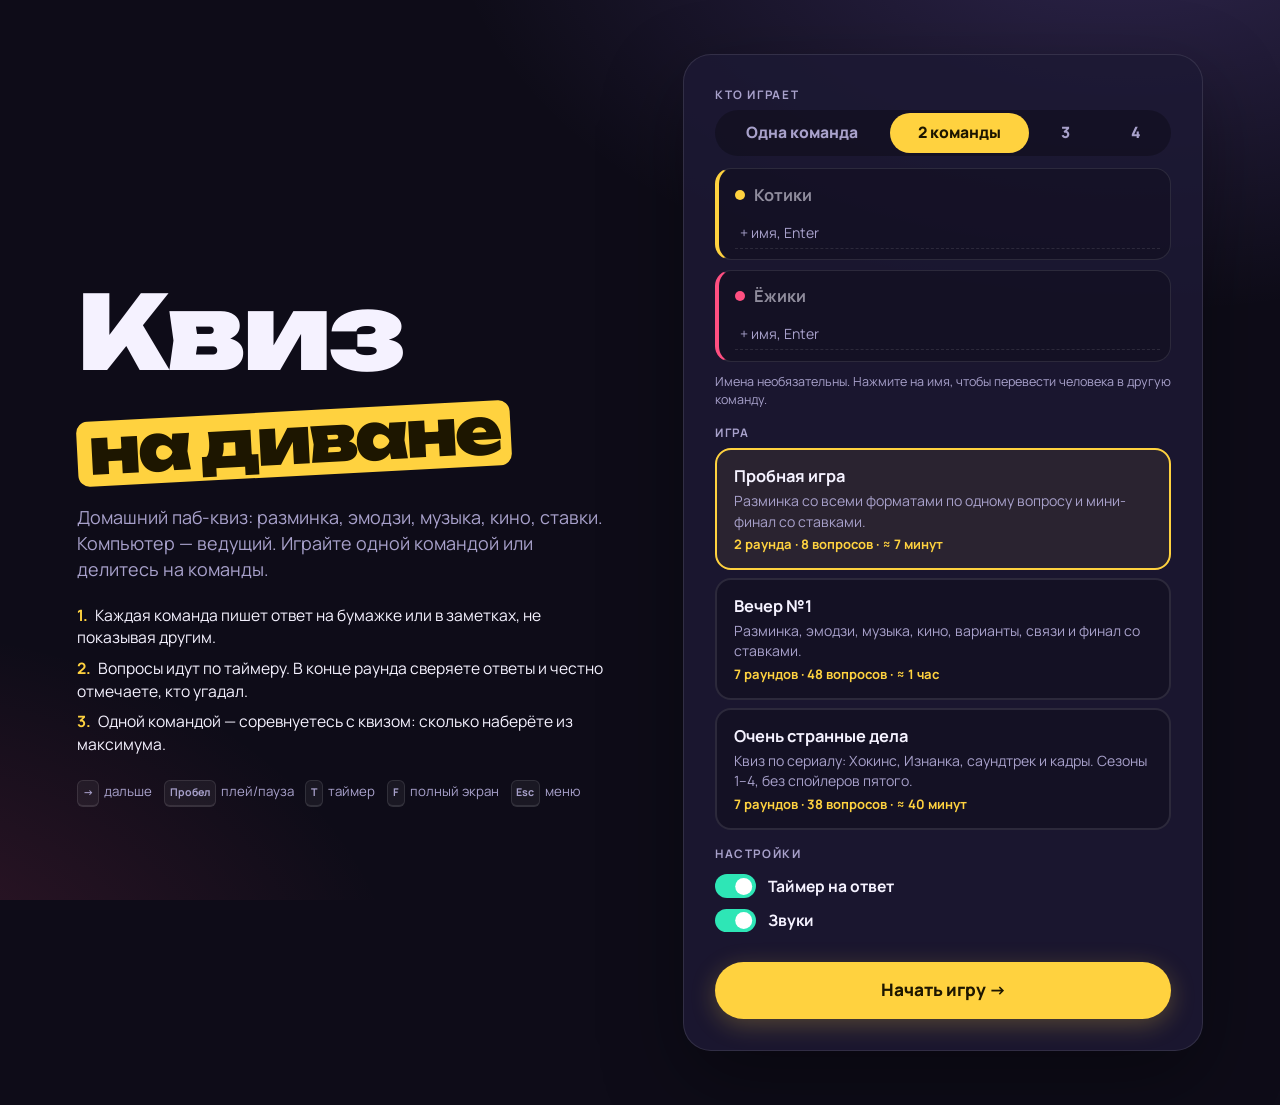
<file: index.html>
<!doctype html>
<html lang="ru">
<head>
  <meta charset="utf-8">
  <meta name="viewport" content="width=device-width, initial-scale=1">
  <title>Квиз на диване</title>
  <link rel="icon" href="data:image/svg+xml,<svg xmlns='http://www.w3.org/2000/svg' viewBox='0 0 100 100'><text y='.9em' font-size='90'>🎲</text></svg>">
  <link rel="preconnect" href="https://fonts.googleapis.com">
  <link rel="preconnect" href="https://fonts.gstatic.com" crossorigin>
  <link rel="stylesheet" href="https://fonts.googleapis.com/css2?family=Manrope:wght@400;600;700;800&family=Unbounded:wght@500;700;900&display=swap">
  <link rel="stylesheet" href="css/style.css">
</head>
<body>
  <div id="app"></div>

  <!-- Паки вопросов. Новый пак = новый файл в packs/ + строчка здесь. -->
  <script src="packs/proba.js"></script>
  <script src="packs/vecher-1.js"></script>
  <script src="packs/stranger-things.js"></script>

  <script src="js/app.js"></script>
</body>
</html>
</file>
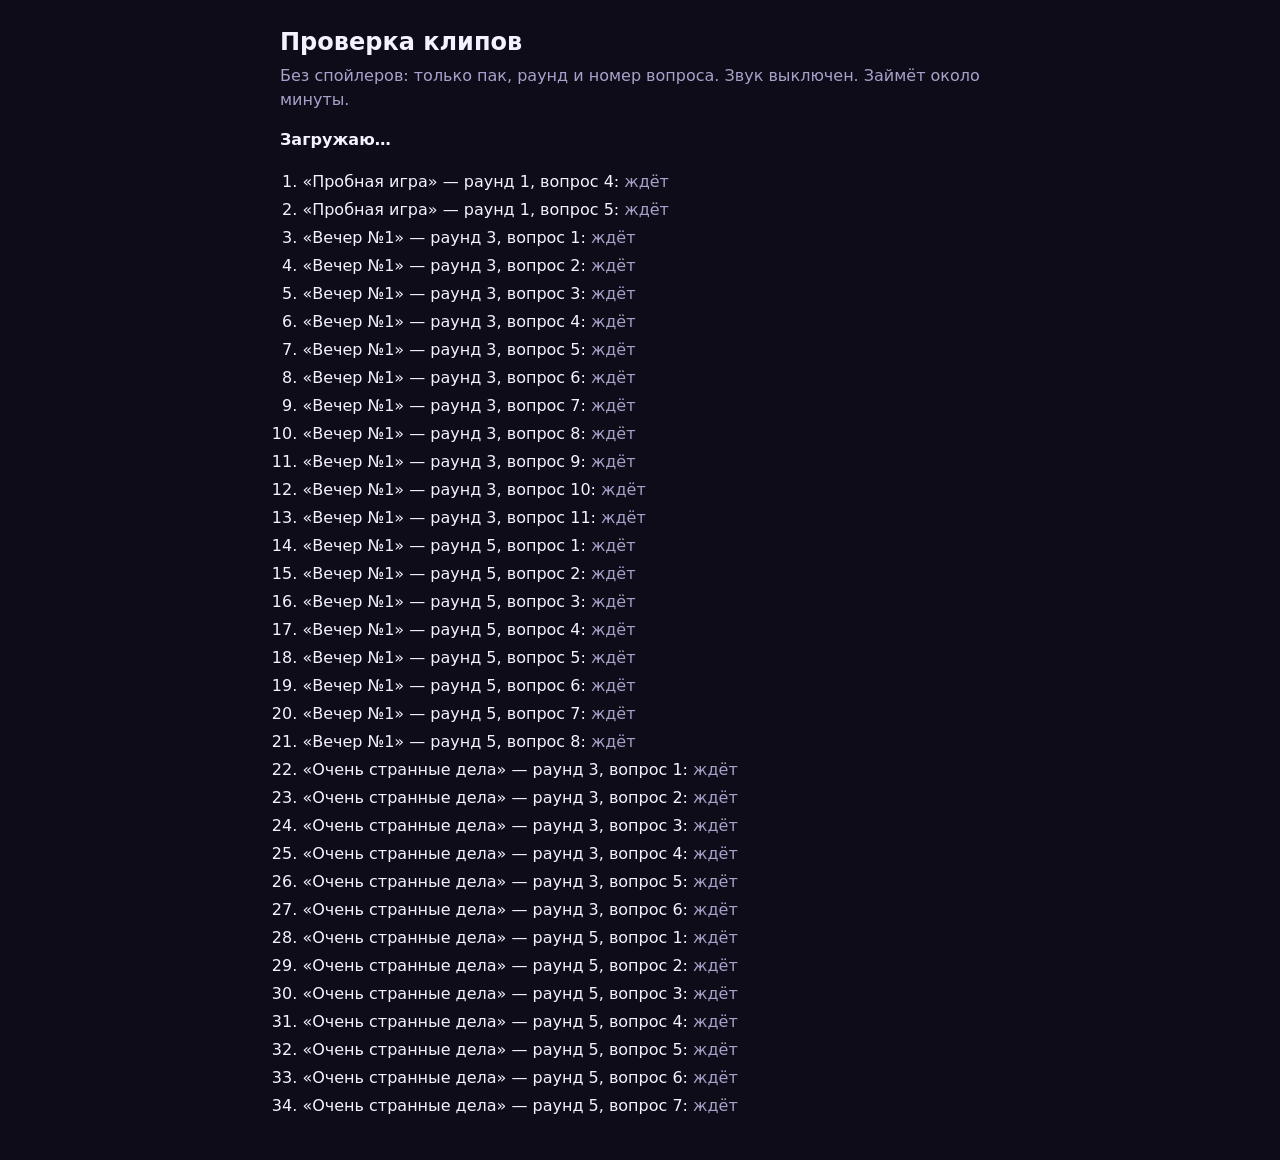
<file: check.html>
<!doctype html>
<html lang="ru">
<head>
<meta charset="utf-8">
<meta name="viewport" content="width=device-width, initial-scale=1">
<title>Проверка клипов</title>
<style>
  :root { color-scheme: dark; }
  body { margin: 0; padding: 24px 16px; background: #0e0c18; color: #f5f2ff; font: 16px/1.5 system-ui, sans-serif; }
  main { max-width: 720px; margin: 0 auto; }
  h1 { font-size: 24px; margin: 0 0 4px; }
  p { color: #a8a1cb; margin: 0 0 16px; }
  /* плеер должен быть на экране (иначе браузер не запустит видео), но кадры и название
     закрыты непрозрачной плашкой — проверка не должна спойлерить клипы */
  #player { position: fixed; right: 16px; bottom: 16px; width: 160px; height: 90px; pointer-events: none; }
  #player::after { content: ''; position: absolute; inset: 0; background: #0e0c18; z-index: 1; }
  ol { padding-left: 1.4em; }
  li { padding: 2px 0; font-variant-numeric: tabular-nums; }
  .ok { color: #2ee6b6; } .bad { color: #ff5d73; font-weight: 700; } .wait { color: #a8a1cb; }
  #summary { font-weight: 700; margin: 16px 0; }
</style>
</head>
<body>
<main>
  <h1>Проверка клипов</h1>
  <p>Без спойлеров: только пак, раунд и номер вопроса. Звук выключен. Займёт около минуты.</p>
  <div id="env"></div>
  <div id="summary">Загружаю…</div>
  <ol id="list"></ol>
</main>
<div id="player"></div>
<script>
  const REASONS = { 2: 'неверный ID', 5: 'ошибка плеера', 100: 'видео удалено', 101: 'встраивание запрещено', 150: 'встраивание запрещено (или недоступно в вашем регионе)', 153: 'страница открыта не через сервер' };
  const env = document.getElementById('env');
  const list = document.getElementById('list');
  const summary = document.getElementById('summary');
  const clips = [];
  let rows = [];

  // паки берём из index.html — чтобы новый пак не надо было прописывать ещё и здесь
  async function loadPacks() {
    const html = await fetch('index.html', { cache: 'no-store' }).then(r => r.text());
    const srcs = [...html.matchAll(/<script\s+src="(packs\/[^"]+\.js)"/g)].map(m => m[1]);
    for (const src of srcs) {
      await new Promise(res => {
        const s = document.createElement('script');
        s.src = src;
        s.onload = res;
        s.onerror = () => { env.innerHTML += `<p class="bad">Не загрузился ${src}</p>`; res(); };
        document.head.appendChild(s);
      });
    }
  }

  function buildList() {
    (window.QUIZ_PACKS || []).forEach(p => p.rounds.forEach((r, ri) => r.questions.forEach((q, qi) => {
      const label = `«${p.title}» — раунд ${ri + 1}, вопрос ${qi + 1}`;
      // без end движок играет 15 секунд от start — проверяем то же самое
      const m = q.yt || q.file;
      if (m) clips.push({ label, kind: q.yt ? 'yt' : 'file', ...m, start: m.start || 0, end: m.end || (m.start || 0) + 15 });
    })));
    rows = clips.map(c => {
      const li = document.createElement('li');
      const status = document.createElement('span');
      status.className = 'wait';
      status.textContent = 'ждёт';
      li.append(`${c.label}: `, status);
      list.appendChild(li);
      return status;
    });
  }

  // таймкоды проверяем до загрузки видео
  function badWindow(c) {
    return c.end > c.start ? '' : `конец фрагмента (${c.end} с) не позже начала (${c.start} с)`;
  }

  function checkYT(c) {
    return new Promise(res => {
      if (badWindow(c)) return res({ ok: false, text: badWindow(c) });
      document.getElementById('player').innerHTML = '<div id="pp"></div>';
      let done = false, player;
      const finish = (ok, text) => { if (done) return; done = true; try { player.destroy(); } catch (e) {} res({ ok, text }); };
      player = new YT.Player('pp', {
        videoId: c.id, width: 160, height: 90,
        playerVars: { start: Math.floor(c.start || 0), controls: 0, mute: 1, playsinline: 1, origin: location.origin },
        events: {
          onReady: e => { e.target.mute(); e.target.playVideo(); },
          onStateChange: e => {
            if (e.data !== 1) return;
            setTimeout(() => {
              const dur = player.getDuration ? player.getDuration() : 0;
              if (dur && c.start >= dur) finish(false, `начало фрагмента (${c.start} с) за концом видео (${Math.floor(dur)} с)`);
              else if (dur && c.end > dur + 0.5) finish(false, `фрагмент кончается на ${c.end} с, а видео длится ${Math.floor(dur)} с`);
              else finish(true, 'играет');
            }, 800);
          },
          onError: e => finish(false, `ошибка ${e.data}: ${REASONS[e.data] || 'неизвестно'}`),
        },
      });
      setTimeout(() => finish(false, 'не стартовал за 15 сек (медленный интернет/VPN или браузер блокирует автозапуск)'), 15000);
    });
  }

  function checkFile(c) {
    return new Promise(res => {
      if (badWindow(c)) return res({ ok: false, text: badWindow(c) });
      const m = document.createElement('video');
      const finish = (ok, text) => { m.removeAttribute('src'); m.load(); res({ ok, text }); };
      m.preload = 'metadata';
      m.onloadedmetadata = () => (c.end && c.end > m.duration + 0.5
        ? finish(false, `фрагмент кончается на ${c.end} с, а файл длится ${Math.floor(m.duration)} с`)
        : finish(true, 'файл на месте'));
      m.onerror = () => finish(false, 'файл не найден или формат не поддерживается');
      m.src = c.src;
    });
  }

  async function run() {
    let bad = 0;
    for (let i = 0; i < clips.length; i++) {
      summary.textContent = `Проверяю ${i + 1} из ${clips.length}…`;
      rows[i].className = 'wait'; rows[i].textContent = 'проверяю…';
      const r = await (clips[i].kind === 'yt' ? checkYT(clips[i]) : checkFile(clips[i]));
      rows[i].className = r.ok ? 'ok' : 'bad';
      rows[i].textContent = r.text;
      if (!r.ok) bad++;
    }
    summary.innerHTML = bad ? `<span class="bad">Не играют: ${bad} из ${clips.length}</span>` : `<span class="ok">Все ${clips.length} клипов играют</span>`;
  }

  (async () => {
    if (location.protocol === 'file:') {
      env.innerHTML = '<p class="bad">Страница открыта как файл — так YouTube не работает. Запустите start.command.</p>';
      summary.textContent = '';
      return;
    }
    await loadPacks();
    buildList();
    if (!clips.length) { summary.textContent = 'В паках нет фрагментов.'; return; }
    if (!clips.some(c => c.kind === 'yt')) return run();
    window.onYouTubeIframeAPIReady = run;
    const s = document.createElement('script');
    s.src = 'https://www.youtube.com/iframe_api';
    document.head.appendChild(s);
    setTimeout(() => { if (!window.YT || !YT.Player) summary.innerHTML = '<span class="bad">YouTube не загрузился: нет интернета, нужен VPN или его блокирует расширение/настройки приватности браузера.</span>'; }, 15000);
  })().catch(err => { summary.innerHTML = `<span class="bad">Не получилось загрузить паки: ${err.message}</span>`; });
</script>
</body>
</html>
</file>
<file: css/style.css>
:root {
  --bg: #0e0c18;
  --card: #1d1934;
  --card-2: #27214a;
  --line: rgba(255, 255, 255, 0.1);
  --text: #f5f2ff;
  --muted: #a8a1cb;
  --accent: #ffd23f;
  --accent-ink: #1d1600;
  --good: #2ee6b6;
  --bad: #ff5d73;
  --violet: #9b7bff;
  --radius: 22px;
  --font-display: 'Unbounded', system-ui, sans-serif;
  --font-body: 'Manrope', system-ui, -apple-system, 'Segoe UI', sans-serif;
  color-scheme: dark;
}

* { box-sizing: border-box; }

html, body { margin: 0; min-height: 100%; }

body {
  min-height: 100dvh;
  background:
    radial-gradient(1100px 680px at 88% -12%, rgba(155, 123, 255, 0.24), transparent 62%),
    radial-gradient(900px 620px at -12% 112%, rgba(255, 79, 129, 0.17), transparent 62%),
    var(--bg);
  background-attachment: fixed;
  color: var(--text);
  font-family: var(--font-body);
  font-size: clamp(15px, 0.8vw + 0.6vh, 22px);
  line-height: 1.45;
  -webkit-font-smoothing: antialiased;
}

button { font: inherit; color: inherit; }

kbd {
  display: inline-block;
  min-width: 1.7em;
  padding: 0.05em 0.45em;
  border: 1px solid var(--line);
  border-bottom-width: 2px;
  border-radius: 6px;
  background: rgba(255, 255, 255, 0.05);
  font-family: var(--font-body);
  font-size: 0.8em;
  font-weight: 700;
  text-align: center;
}

code {
  padding: 0.1em 0.4em;
  border-radius: 6px;
  background: rgba(255, 255, 255, 0.08);
  font-size: 0.9em;
}

/* ---------- buttons ---------- */

.btn {
  display: inline-flex;
  align-items: center;
  justify-content: center;
  gap: 0.4em;
  padding: 0.7em 1.4em;
  border: 0;
  border-radius: 999px;
  font-weight: 800;
  cursor: pointer;
  transition: transform 0.12s ease, background-color 0.15s ease, opacity 0.15s ease, box-shadow 0.15s ease;
  white-space: nowrap;
}
.btn:active:not(:disabled) { transform: translateY(1px) scale(0.98); }
.btn:disabled { opacity: 0.35; cursor: not-allowed; }
.btn:focus-visible, .seg-btn:focus-visible, .bet-chip:focus-visible, .pack:focus-visible, .timer:focus-visible {
  outline: 3px solid var(--accent);
  outline-offset: 3px;
}

.btn--primary {
  background: var(--accent);
  color: var(--accent-ink);
  box-shadow: 0 6px 24px rgba(255, 210, 63, 0.25);
}
.btn--primary:hover:not(:disabled) { box-shadow: 0 8px 32px rgba(255, 210, 63, 0.4); }

.btn--ghost {
  background: rgba(255, 255, 255, 0.06);
  border: 1px solid var(--line);
}
.btn--ghost:hover:not(:disabled) { background: rgba(255, 255, 255, 0.12); }

.btn--icon {
  width: 2.4em;
  height: 2.4em;
  padding: 0;
  background: rgba(255, 255, 255, 0.06);
  border: 1px solid var(--line);
  font-size: 0.95em;
}
.btn--icon:hover { background: rgba(255, 255, 255, 0.12); }

.btn--small { padding: 0.45em 1em; font-size: 0.85em; }
.btn--big { width: 100%; padding: 0.95em 1.4em; font-size: 1.1em; margin-top: 1.4em; }

/* ---------- layout ---------- */

.screen {
  min-height: 100dvh;
  display: grid;
  grid-template-rows: auto 1fr auto;
}

.top, .bottom {
  display: flex;
  align-items: center;
  justify-content: space-between;
  gap: 1em;
  padding: 1em clamp(16px, 3vw, 48px);
}

.top-left { display: flex; align-items: baseline; gap: 1em; min-width: 0; }
.top-right { display: flex; align-items: center; gap: 0.5em; }

.btn--menu { padding: 0.5em 1.1em; font-size: 0.9em; }

.crumb {
  color: var(--muted);
  font-weight: 600;
  white-space: nowrap;
  overflow: hidden;
  text-overflow: ellipsis;
}

.scores { display: flex; gap: 0.5em; flex-wrap: wrap; justify-content: flex-end; }

.chip {
  display: inline-flex;
  align-items: center;
  gap: 0.5em;
  padding: 0.35em 0.5em 0.35em 0.85em;
  border: 1px solid var(--line);
  border-radius: 999px;
  background: var(--card);
}
.chip-dot {
  width: 0.65em;
  height: 0.65em;
  border-radius: 50%;
  background: var(--c);
  flex: none;
}
.chip-name { font-weight: 700; max-width: 9em; overflow: hidden; text-overflow: ellipsis; white-space: nowrap; }
.chip-num {
  min-width: 2em;
  padding: 0.1em 0.55em;
  border-radius: 999px;
  background: color-mix(in srgb, var(--c) 18%, transparent);
  color: var(--c);
  font-weight: 800;
  font-variant-numeric: tabular-nums;
  text-align: center;
}
.chip-num.bump { animation: bump 0.45s ease; }
@keyframes bump { 40% { transform: scale(1.35); } }

.stage {
  display: grid;
  place-items: center;
  padding: 1vh clamp(16px, 4vw, 64px);
}
.stage-inner {
  width: 100%;
  max-width: 1180px;
  animation: enter 0.35s ease both;
}
@keyframes enter { from { opacity: 0; transform: translateY(14px); } }

.bottom { flex-wrap: wrap; }
.dots { display: flex; gap: 0.45em; min-width: 6em; }
.dots i {
  width: 0.6em;
  height: 0.6em;
  border-radius: 50%;
  background: rgba(255, 255, 255, 0.14);
  transition: background-color 0.2s, transform 0.2s;
}
.dots i.done { background: var(--violet); }
.dots i.cur { background: var(--accent); transform: scale(1.35); }
.dots--review i.done { background: var(--good); }
.hints { color: var(--muted); font-size: 0.8em; flex: 1; text-align: center; }
.nav { display: flex; gap: 0.6em; }

/* ---------- shared bits ---------- */

.kicker {
  color: var(--muted);
  font-weight: 800;
  letter-spacing: 0.14em;
  text-transform: uppercase;
  font-size: 0.8em;
}

.pills { display: flex; flex-wrap: wrap; gap: 0.6em; justify-content: center; }
.pill, .tag {
  display: inline-flex;
  align-items: center;
  padding: 0.35em 0.9em;
  border-radius: 999px;
  border: 1px solid var(--line);
  background: rgba(255, 255, 255, 0.05);
  font-weight: 700;
  white-space: nowrap;
}
.tag { font-size: 0.8em; padding: 0.25em 0.8em; color: var(--accent); border-color: rgba(255, 210, 63, 0.35); }
.tag--good { color: var(--good); border-color: rgba(46, 230, 182, 0.35); }
.tag--player { color: var(--c); border-color: color-mix(in srgb, var(--c) 45%, transparent); }

.warn {
  margin-bottom: 1em;
  padding: 0.8em 1em;
  border-radius: 14px;
  background: rgba(255, 93, 115, 0.12);
  border: 1px solid rgba(255, 93, 115, 0.35);
  font-size: 0.9em;
}

/* ---------- intro / round end ---------- */

.intro, .roundend, .final { text-align: center; display: grid; justify-items: center; gap: 0.9em; }
.intro-icon { font-size: clamp(56px, 7vw, 120px); line-height: 1; animation: float 3s ease-in-out infinite; }
@keyframes float { 50% { transform: translateY(-8px) rotate(-4deg); } }
.intro-title, .final-title {
  margin: 0;
  font-family: var(--font-display);
  font-weight: 900;
  font-size: clamp(40px, 6vw, 112px);
  line-height: 1;
  letter-spacing: -0.02em;
  text-wrap: balance;
}
.final-title { color: var(--accent); }
.intro-note { margin: 0.3em 0 0; color: var(--muted); font-size: 0.85em; font-weight: 700; }
.intro-note::before { content: '📝 '; }
.intro-desc { max-width: 40em; margin: 0; color: var(--muted); font-size: 1.15em; text-wrap: pretty; }

.board { width: min(100%, 900px); display: grid; gap: 0.7em; margin-top: 1em; }
.board-row {
  display: grid;
  grid-template-columns: 2.2em minmax(6em, 12em) 1fr auto 3.2em;
  align-items: center;
  gap: 1em;
  padding: 0.8em 1.1em;
  border-radius: 18px;
  background: var(--card);
  border: 1px solid var(--line);
  text-align: left;
}
.board-place { font-family: var(--font-display); font-weight: 900; color: var(--muted); }
.board-row:first-child .board-place { color: var(--accent); }
.board-name { display: grid; line-height: 1.2; font-weight: 800; font-size: 1.1em; overflow: hidden; white-space: nowrap; }
.board-name small { overflow: hidden; text-overflow: ellipsis; }
.board-bar { height: 0.7em; border-radius: 999px; background: rgba(255, 255, 255, 0.07); overflow: hidden; }
.board-bar i {
  display: block;
  height: 100%;
  background: var(--c);
  border-radius: inherit;
  transform-origin: left;
  animation: grow 0.9s cubic-bezier(.2, .8, .2, 1) both;
}
@keyframes grow { from { transform: scaleX(0); } }
.board-round { color: var(--muted); font-size: 0.85em; font-weight: 700; white-space: nowrap; }
.board-total { font-weight: 800; font-size: 1.5em; font-variant-numeric: tabular-nums; color: var(--c); text-align: right; }

.pos { color: var(--good) !important; }
.neg { color: var(--bad) !important; }

/* ---------- question ---------- */

.q, .a, .bet { display: grid; gap: clamp(14px, 2.2vh, 28px); justify-items: center; text-align: center; }
.q-head { display: flex; flex-wrap: wrap; gap: 0.6em; align-items: center; justify-content: center; }
.q-num { color: var(--muted); font-weight: 800; letter-spacing: 0.1em; text-transform: uppercase; font-size: 0.8em; }

.q-text {
  max-width: 28em;
  margin: 0;
  font-family: var(--font-display);
  font-weight: 700;
  font-size: clamp(24px, 2.5vw + 0.8vh, 54px);
  line-height: 1.22;
  text-wrap: balance;
}
.q-text.is-long { font-size: clamp(20px, 1.9vw + 0.7vh, 42px); max-width: 34em; }
.q--media .q-text { font-size: clamp(20px, 1.8vw + 0.6vh, 38px); }

.q-emoji {
  font-size: clamp(64px, 9vw, 170px);
  line-height: 1.15;
  letter-spacing: 0.08em;
  filter: drop-shadow(0 10px 30px rgba(0, 0, 0, 0.45));
}

.q-image { max-width: 100%; max-height: 52vh; border-radius: var(--radius); }

.q-list {
  list-style: none;
  margin: 0;
  padding: 0;
  display: flex;
  flex-wrap: wrap;
  gap: 0.7em;
  justify-content: center;
  max-width: 60em;
}
.q-list li {
  padding: 0.6em 1.2em;
  border-radius: 16px;
  background: var(--card);
  border: 1px solid var(--line);
  font-family: var(--font-display);
  font-weight: 700;
  font-size: clamp(18px, 1.6vw + 0.5vh, 34px);
}

.q-options {
  list-style: none;
  margin: 0;
  padding: 0;
  width: min(100%, 1000px);
  display: grid;
  grid-template-columns: repeat(2, minmax(0, 1fr));
  gap: 0.8em;
}
.q-options li {
  display: flex;
  align-items: center;
  gap: 0.9em;
  padding: 0.9em 1.1em;
  border-radius: 18px;
  background: var(--card);
  border: 2px solid var(--line);
  text-align: left;
  font-weight: 700;
  font-size: clamp(17px, 1.3vw + 0.4vh, 30px);
  transition: opacity 0.3s, border-color 0.3s, background-color 0.3s;
}
.q-options b {
  flex: none;
  display: grid;
  place-items: center;
  width: 1.9em;
  height: 1.9em;
  border-radius: 12px;
  background: rgba(255, 255, 255, 0.08);
  font-family: var(--font-display);
  color: var(--accent);
}
/* под клипом места мало: короткие варианты встают в один ряд и мельче */
.q--media .q-options { grid-template-columns: repeat(auto-fit, minmax(min(100%, 13em), 1fr)); gap: 0.6em; }
.q--media .q-options li { padding: 0.55em 0.9em; font-size: clamp(15px, 1vw + 0.4vh, 24px); }
.q-options li.is-correct { border-color: var(--good); background: rgba(46, 230, 182, 0.14); }
.q-options li.is-correct b { background: var(--good); color: #002a20; }
.q-options li.is-wrong { opacity: 0.4; }

/* ---------- timer ---------- */

.timer {
  width: min(100%, 640px);
  display: flex;
  align-items: center;
  gap: 1em;
  padding: 0.4em 0.6em;
  border: 0;
  border-radius: 999px;
  background: transparent;
  cursor: pointer;
}
.timer-track { flex: 1; height: 0.6em; border-radius: 999px; background: rgba(255, 255, 255, 0.08); overflow: hidden; }
.timer-track i {
  display: block;
  height: 100%;
  background: linear-gradient(90deg, var(--violet), var(--accent));
  border-radius: inherit;
  transform-origin: left;
  transition: transform 0.1s linear;
}
.timer-num {
  min-width: 3.2em;
  font-family: var(--font-display);
  font-weight: 900;
  font-size: 1.5em;
  font-variant-numeric: tabular-nums;
  text-align: right;
  color: var(--muted);
}
.timer.is-running .timer-num { color: var(--text); }
.timer.is-low .timer-num { color: var(--bad); animation: pulse 1s ease infinite; }
.timer.is-low .timer-track i { background: var(--bad); }
.timer.is-done .timer-num { color: var(--bad); font-size: 1.2em; }
@keyframes pulse { 50% { transform: scale(1.15); } }

/* ---------- clip player ---------- */

.q-media, .a-media { width: min(100%, 980px); display: grid; justify-items: center; }

.clip { width: 100%; display: grid; gap: 0.7em; }
.clip-screen {
  position: relative;
  width: 100%;
  aspect-ratio: 16 / 9;
  max-height: 56vh;
  border-radius: var(--radius);
  overflow: hidden;
  background: #000;
  box-shadow: 0 20px 60px rgba(0, 0, 0, 0.45);
  margin-inline: auto;
}
.clip--audio .clip-screen { aspect-ratio: 16 / 5; max-height: 30vh; }
/* видео держит 16:9 и при ограничении по высоте — без чёрных полос по бокам */
.clip--video .clip-screen, .clip--reveal .clip-screen { width: min(100%, 56vh * 16 / 9); }
.clip-frame, .clip-frame iframe, .clip-frame video, .clip-frame > div {
  position: absolute;
  inset: 0;
  width: 100%;
  height: 100%;
  border: 0;
}
/* фоновые плееры следующих вопросов: в окне, чтобы браузер их грузил, но невидимы и не ловят клики */
.yt-pool {
  position: fixed;
  left: 0;
  top: 0;
  width: 480px;
  height: 270px;
  overflow: hidden;
  opacity: 0;
  pointer-events: none;
  z-index: -1;
}
.yt-pool > div, .yt-pool iframe { position: absolute; inset: 0; width: 100%; height: 100%; border: 0; }
.clip-shield { position: absolute; inset: 0; z-index: 2; cursor: pointer; }
.clip-mask-top {
  display: none;
  position: absolute;
  top: 0;
  left: 0;
  right: 0;
  height: 76px;
  z-index: 3;
  pointer-events: none;
  background: linear-gradient(#000 72%, transparent);
}
.clip--video .clip-mask-top { display: block; }

.clip-curtain {
  position: absolute;
  inset: 0;
  z-index: 4;
  display: grid;
  place-content: center;
  justify-items: center;
  gap: 1em;
  padding: 1em;
  pointer-events: none;
  background:
    radial-gradient(600px 300px at 50% 120%, rgba(155, 123, 255, 0.35), transparent 70%),
    #120f22;
}
/* открывается плавно и с задержкой (прячет заголовок в первые доли секунды),
   а закрывается мгновенно — иначе на паузе успевает мелькнуть оверлей YouTube с названием */
.clip--video[data-state="playing"] .clip-curtain { opacity: 0; transition: opacity 0.25s ease 0.45s; }
.clip--reveal:is([data-state="playing"], [data-state="paused"], [data-state="ended"]) .clip-curtain { opacity: 0; }

.clip-msg { color: var(--muted); font-weight: 700; display: grid; gap: 0.4em; justify-items: center; text-align: center; }
.clip-msg b { color: var(--text); }
.clip-msg a { pointer-events: auto; color: var(--accent); font-weight: 800; }
.clip-msg small { font-weight: 600; font-size: 0.8em; }

.clip-eq { display: flex; align-items: flex-end; gap: 6px; height: 64px; }
.clip-eq i {
  width: 10px;
  height: 18%;
  border-radius: 4px;
  background: linear-gradient(var(--accent), var(--violet));
  opacity: 0.5;
}
.clip--video .clip-eq, .clip--reveal .clip-eq { display: none; }
.clip[data-state="playing"] .clip-eq i { animation: eq 0.8s ease-in-out infinite alternate; opacity: 1; }
.clip-eq i:nth-child(2n) { animation-duration: 0.6s !important; }
.clip-eq i:nth-child(3n) { animation-duration: 1.05s !important; }
.clip-eq i:nth-child(4n+1) { animation-delay: -0.3s !important; }
.clip-eq i:nth-child(5n) { animation-delay: -0.55s !important; }
@keyframes eq { from { height: 12%; } to { height: 100%; } }

.clip[data-state="error"] .clip-curtain { opacity: 1 !important; }
.clip[data-state="error"] .clip-eq { display: none; }

.clip-bar { display: flex; align-items: center; gap: 0.7em; width: min(100%, 640px); margin-inline: auto; }
.btn--play {
  min-width: 9.5em;
  background: var(--text);
  color: var(--bg);
}
.clip[data-state="playing"] .btn--play { background: rgba(255, 255, 255, 0.12); color: var(--text); }
.clip-progress { flex: 1; height: 0.5em; border-radius: 999px; background: rgba(255, 255, 255, 0.08); overflow: hidden; }
.clip-progress i {
  display: block;
  height: 100%;
  background: var(--text);
  border-radius: inherit;
  transform-origin: left;
  transform: scaleX(0);
}
.clip-time { color: var(--muted); font-weight: 700; font-variant-numeric: tabular-nums; font-size: 0.85em; min-width: 6.5em; text-align: right; }

/* ---------- answer ---------- */

.a-question { margin: 0; max-width: 46em; color: var(--muted); font-weight: 600; text-wrap: balance; }
.a-visual .q-emoji { font-size: clamp(36px, 4.5vw, 80px); }
.a-visual .q-list li { font-size: clamp(14px, 1.1vw + 0.4vh, 22px); }
.a .q-options li { font-size: clamp(15px, 1vw + 0.4vh, 22px); padding: 0.6em 0.9em; }
.a-answer {
  font-family: var(--font-display);
  font-weight: 900;
  font-size: clamp(30px, 3.6vw + 0.6vh, 74px);
  line-height: 1.1;
  color: var(--accent);
  text-wrap: balance;
  animation: pop 0.5s cubic-bezier(.2, 1.4, .4, 1) both;
}
@keyframes pop { from { opacity: 0; transform: scale(0.85); } }
.a-note {
  max-width: 44em;
  margin: 0;
  padding: 0.8em 1.2em;
  border-radius: 16px;
  background: rgba(155, 123, 255, 0.12);
  border: 1px solid rgba(155, 123, 255, 0.3);
  text-wrap: pretty;
}
.a-note::before { content: '💡 '; }
.a-media .clip-screen { max-height: 42vh; width: min(100%, 42vh * 16 / 9); }
.a.is-revealed { gap: clamp(10px, 1.5vh, 22px); }
.a.is-revealed .a-question, .a.is-revealed .a-visual { display: none; }
.a.is-revealed .a-answer { font-size: clamp(26px, 2.6vw + 0.6vh, 60px); }
.a.is-revealed .q-options { grid-template-columns: repeat(auto-fit, minmax(min(100%, 13em), 1fr)); gap: 0.5em; }
.a.is-revealed .q-options li { padding: 0.4em 0.8em; }

.marks { display: flex; flex-wrap: wrap; gap: 0.8em; justify-content: center; margin-top: 0.4em; }
.mark {
  display: flex;
  align-items: center;
  gap: 0.8em;
  padding: 0.5em 0.6em 0.5em 1em;
  border-radius: 999px;
  background: var(--card);
  border: 2px solid color-mix(in srgb, var(--c) 40%, transparent);
}
.mark-name { display: flex; align-items: center; gap: 0.5em; font-weight: 800; text-align: left; }
.mark-name kbd { color: var(--c); }
.mark-name > span { display: grid; line-height: 1.2; }
.mark-name small, .bet-name small, .board-name small { color: var(--muted); font-weight: 600; font-size: 0.72em; }
.mark-name em { color: var(--muted); font-style: normal; font-weight: 700; font-size: 0.85em; }
/* четыре команды — плашки поуже, чтобы встали в один ряд и не толкали «Дальше» за край */
.marks:has(.mark:nth-child(4)) { gap: 0.5em; }
.marks:has(.mark:nth-child(4)) .mark { gap: 0.45em; padding-left: 0.75em; }
.marks:has(.mark:nth-child(4)) .seg-btn { min-width: 2.2em; padding: 0.4em 0.6em; }
.marks:has(.mark:nth-child(4)) .mark-delta { min-width: 1.6em; }
.mark-delta { min-width: 2.2em; font-weight: 800; font-size: 1.15em; font-variant-numeric: tabular-nums; color: var(--muted); text-align: center; }
.seg { display: flex; gap: 0.3em; padding: 0.2em; border-radius: 999px; background: rgba(0, 0, 0, 0.25); }
.seg-btn {
  min-width: 2.6em;
  padding: 0.4em 0.9em;
  border: 0;
  border-radius: 999px;
  background: transparent;
  color: var(--muted);
  font-weight: 900;
  cursor: pointer;
  transition: background-color 0.15s, color 0.15s;
}
.seg-btn:hover { color: var(--text); background: rgba(255, 255, 255, 0.08); }
.seg-btn--no.is-on { background: rgba(255, 93, 115, 0.22); color: var(--bad); }
.seg-btn--half.is-on { background: rgba(255, 210, 63, 0.22); color: var(--accent); }
.seg-btn--yes.is-on { background: var(--good); color: #002a20; }

/* ---------- bets ---------- */

.bet-topic {
  display: grid;
  gap: 0.2em;
  font-family: var(--font-display);
  font-weight: 900;
  font-size: clamp(34px, 4.5vw, 88px);
  line-height: 1.05;
  color: var(--accent);
}
.bet-topic span {
  font-family: var(--font-body);
  font-size: 0.8rem;
  letter-spacing: 0.14em;
  text-transform: uppercase;
  color: var(--muted);
}
.bet-hint { max-width: 36em; margin: 0; color: var(--muted); }
.bet-rows { display: grid; gap: 0.8em; }
.bet-row {
  display: flex;
  align-items: center;
  justify-content: space-between;
  gap: 1.4em;
  padding: 0.6em 0.7em 0.6em 1.2em;
  border-radius: 999px;
  background: var(--card);
  border: 2px solid color-mix(in srgb, var(--c) 40%, transparent);
}
.bet-name { display: grid; line-height: 1.2; font-weight: 800; font-size: 1.1em; text-align: left; }
.bet-chips { display: flex; gap: 0.45em; }
.bet-chip {
  width: 2.6em;
  height: 2.6em;
  border-radius: 50%;
  border: 2px solid var(--line);
  background: rgba(255, 255, 255, 0.05);
  font-family: var(--font-display);
  font-weight: 900;
  font-size: 1.1em;
  cursor: pointer;
  transition: transform 0.12s, background-color 0.15s;
}
.bet-chip:hover:not(:disabled) { transform: scale(1.08); }
.bet-chip.is-on { background: var(--c); border-color: var(--c); color: #120f22; }
.bet-chip:disabled { opacity: 0.2; cursor: not-allowed; text-decoration: line-through; }

/* ---------- final ---------- */

/* на узком экране таблица прокручивается вбок, а не обрезается с обеих сторон */
.final { grid-template-columns: minmax(0, 1fr); }
.final-wrap { max-width: 100%; overflow-x: auto; margin-top: 1em; border-radius: 18px; }
.final-table {
  border-collapse: separate;
  border-spacing: 0;
  min-width: min(100%, 560px);
  background: var(--card);
  border: 1px solid var(--line);
  border-radius: 18px;
  overflow: hidden;
}
.final-table th, .final-table td { padding: 0.6em 1.1em; text-align: center; }
.final-table th { color: var(--c, var(--muted)); font-weight: 800; }
.final-table td:first-child { text-align: left; color: var(--muted); font-weight: 700; }
.final-table tbody tr:nth-child(odd) { background: rgba(255, 255, 255, 0.03); }
.final-table td { font-variant-numeric: tabular-nums; font-weight: 700; }
.final-table tfoot td { border-top: 1px solid var(--line); font-family: var(--font-display); font-weight: 900; font-size: 1.15em; color: var(--text); }
.final-table tfoot td:first-child { font-family: var(--font-body); }

.modal {
  position: fixed;
  inset: 0;
  z-index: 40;
  display: grid;
  place-items: center;
  padding: 16px;
  background: rgba(8, 6, 16, 0.72);
  backdrop-filter: blur(6px);
  animation: fade 0.2s ease both;
}
@keyframes fade { from { opacity: 0; } }
.modal-card {
  width: min(100%, 420px);
  display: grid;
  gap: 0.7em;
  justify-items: stretch;
  text-align: center;
  padding: 1.8em 1.6em 1.4em;
  border-radius: 28px;
  background: var(--card);
  border: 1px solid var(--line);
  box-shadow: 0 30px 80px rgba(0, 0, 0, 0.5);
  animation: enter 0.25s ease both;
}
.modal-card .btn--big { margin-top: 0; }
.modal-title { margin: 0 0 0.4em; font-family: var(--font-display); font-weight: 900; font-size: 2em; }
.modal-note { margin: 0.2em 0 0; color: var(--muted); font-size: 0.85em; }

.confetti { position: fixed; inset: 0; width: 100vw; height: 100vh; pointer-events: none; z-index: 50; }

/* ---------- setup ---------- */

.setup {
  min-height: 100dvh;
  display: grid;
  grid-template-columns: 1.1fr minmax(320px, 520px);
  gap: clamp(24px, 5vw, 96px);
  align-items: center;
  padding: clamp(24px, 6vh, 80px) clamp(16px, 6vw, 112px);
  max-width: 1500px;
  margin: 0 auto;
}

.logo {
  font-family: var(--font-display);
  font-weight: 900;
  font-size: clamp(56px, 8vw, 150px);
  line-height: 0.92;
  letter-spacing: -0.03em;
}
.logo span {
  display: inline-block;
  margin-top: 0.08em;
  padding: 0.02em 0.18em 0.08em;
  border-radius: 0.18em;
  background: var(--accent);
  color: var(--accent-ink);
  transform: rotate(-3deg);
  font-size: 0.62em;
}
.setup-lead { max-width: 30em; font-size: 1.15em; color: var(--muted); margin: 1.6em 0 1.2em; }
.howto { list-style: none; padding: 0; margin: 0 0 1.4em; display: grid; gap: 0.5em; max-width: 34em; }
.howto b { color: var(--accent); margin-right: 0.3em; }
.keys { color: var(--muted); font-size: 0.85em; line-height: 2.2; }
.keys kbd { margin: 0 0.2em 0 0.8em; }
.keys kbd:first-child { margin-left: 0; }

.setup-card {
  padding: clamp(20px, 2.4vw, 36px);
  border-radius: 28px;
  background: rgba(29, 25, 52, 0.85);
  border: 1px solid var(--line);
  box-shadow: 0 30px 80px rgba(0, 0, 0, 0.35);
}
.setup-card h3 {
  margin: 1.3em 0 0.6em;
  color: var(--muted);
  font-size: 0.75em;
  letter-spacing: 0.14em;
  text-transform: uppercase;
}
.setup-card h3:first-of-type { margin-top: 0; }

.seg--mode {
  display: flex;
  width: 100%;
  margin-bottom: 0.8em;
  background: rgba(0, 0, 0, 0.28);
}
.seg--mode .seg-btn { flex: 1 1 auto; padding: 0.55em 0.9em; white-space: nowrap; }
.seg--mode .seg-btn.is-on { background: var(--accent); color: var(--accent-ink); }

.teams { display: grid; gap: 0.6em; }
.teams.is-shuffled .team { animation: shuffle 0.45s ease both; }
.teams.is-shuffled .team:nth-child(2) { animation-delay: 0.06s; }
.teams.is-shuffled .team:nth-child(3) { animation-delay: 0.12s; }
.teams.is-shuffled .team:nth-child(4) { animation-delay: 0.18s; }
@keyframes shuffle { 30% { transform: translateX(-6px) rotate(-0.6deg); } 60% { transform: translateX(6px) rotate(0.6deg); } }

.team {
  display: grid;
  gap: 0.4em;
  padding: 0.5em 0.7em 0.7em 1em;
  border-radius: 16px;
  background: rgba(0, 0, 0, 0.22);
  border: 1px solid var(--line);
  border-left: 4px solid var(--c);
}
.team:focus-within { border-color: color-mix(in srgb, var(--c) 60%, transparent); border-left-color: var(--c); }
.teams--solo .team { border-left-color: var(--accent); }
.team-head { display: flex; align-items: center; gap: 0.6em; }
.team-head .input { font-size: 1.05em; padding: 0.35em 0; }
.team-head .input::placeholder { color: var(--text); opacity: 0.55; }
.team-members { display: flex; flex-wrap: wrap; gap: 0.4em; align-items: center; }

.member {
  display: inline-flex;
  align-items: center;
  border-radius: 999px;
  background: color-mix(in srgb, var(--c) 16%, transparent);
  border: 1px solid color-mix(in srgb, var(--c) 35%, transparent);
  font-size: 0.9em;
  font-weight: 700;
}
.member-name {
  padding: 0.25em 0.2em 0.25em 0.8em;
  border: 0;
  background: none;
  cursor: pointer;
}
.teams--solo .member-name { cursor: default; }
.member-x {
  padding: 0.25em 0.6em 0.25em 0.35em;
  border: 0;
  background: none;
  color: var(--muted);
  cursor: pointer;
}
.member-x:hover { color: var(--bad); }
.member-name:focus-visible, .member-x:focus-visible { outline: 2px solid var(--accent); border-radius: 999px; }

.member-input {
  flex: 1;
  min-width: 7em;
  padding: 0.3em 0.4em;
  border: 0;
  border-bottom: 1px dashed var(--line);
  background: transparent;
  color: var(--text);
  font: inherit;
  font-size: 0.9em;
  outline: none;
}
.member-input:focus { border-bottom-color: var(--c); }
.member-input::placeholder { color: var(--muted); }

.teams-foot { display: flex; align-items: center; flex-wrap: wrap; gap: 0.6em 0.9em; margin-top: 0.7em; }
.setup-hint { color: var(--muted); font-size: 0.8em; flex: 1; min-width: 14em; }

.input {
  flex: 1;
  min-width: 0;
  padding: 0.6em 0;
  border: 0;
  background: transparent;
  color: var(--text);
  font: inherit;
  font-weight: 700;
  outline: none;
}

.packs { display: grid; gap: 0.5em; }
.pack {
  display: grid;
  gap: 0.2em;
  padding: 0.9em 1.1em;
  border-radius: 16px;
  border: 2px solid var(--line);
  background: rgba(0, 0, 0, 0.22);
  text-align: left;
  cursor: pointer;
  transition: border-color 0.15s;
}
.pack.is-on { border-color: var(--accent); background: rgba(255, 210, 63, 0.07); }
.pack b { font-size: 1.05em; }
.pack span { color: var(--muted); font-size: 0.9em; }
.pack small { color: var(--accent); font-weight: 700; }

.toggle { display: flex; align-items: center; gap: 0.8em; padding: 0.35em 0; cursor: pointer; font-weight: 700; }
.toggle input { position: absolute; opacity: 0; pointer-events: none; }
.toggle span {
  position: relative;
  width: 2.6em;
  height: 1.5em;
  border-radius: 999px;
  background: rgba(255, 255, 255, 0.14);
  transition: background-color 0.2s;
  flex: none;
}
.toggle span::after {
  content: '';
  position: absolute;
  top: 0.2em;
  left: 0.2em;
  width: 1.1em;
  height: 1.1em;
  border-radius: 50%;
  background: #fff;
  transition: transform 0.2s;
}
.toggle input:checked + span { background: var(--good); }
.toggle input:checked + span::after { transform: translateX(1.1em); }
.toggle input:focus-visible + span { outline: 3px solid var(--accent); outline-offset: 2px; }

.resume {
  display: grid;
  gap: 0.8em;
  margin-bottom: 1.4em;
  padding: 1em 1.1em;
  border-radius: 18px;
  background: rgba(46, 230, 182, 0.08);
  border: 1px solid rgba(46, 230, 182, 0.35);
}
.resume small { display: block; color: var(--good); font-weight: 800; letter-spacing: 0.1em; text-transform: uppercase; font-size: 0.72em; }
.resume b { font-weight: 700; }
.resume-actions { display: flex; gap: 0.5em; flex-wrap: wrap; }

/* ---------- responsive ---------- */

@media (max-width: 900px) {
  .setup { grid-template-columns: minmax(0, 1fr); }
  .hints { display: none; }
  .crumb { display: none; }
  .q-options { grid-template-columns: 1fr; }
  .board-row { grid-template-columns: 1.6em 1fr auto; }
  .board-bar, .board-round { display: none; }
  .chip-name { max-width: 5em; }
}

/* телефон: переключатель числа команд не должен распирать страницу шире экрана */
@media (max-width: 480px) {
  .seg--mode .seg-btn { min-width: 2.2em; padding: 0.55em 0.6em; }
  .top { gap: 0.5em; }
}

@media (prefers-reduced-motion: reduce) {
  *, *::before, *::after { animation: none !important; transition: none !important; }
  /* задержка шторки — не анимация, а защита: прячет название ролика в первые доли секунды */
  .clip--video[data-state="playing"] .clip-curtain { transition: opacity 0s linear 0.45s !important; }
}
</file>
